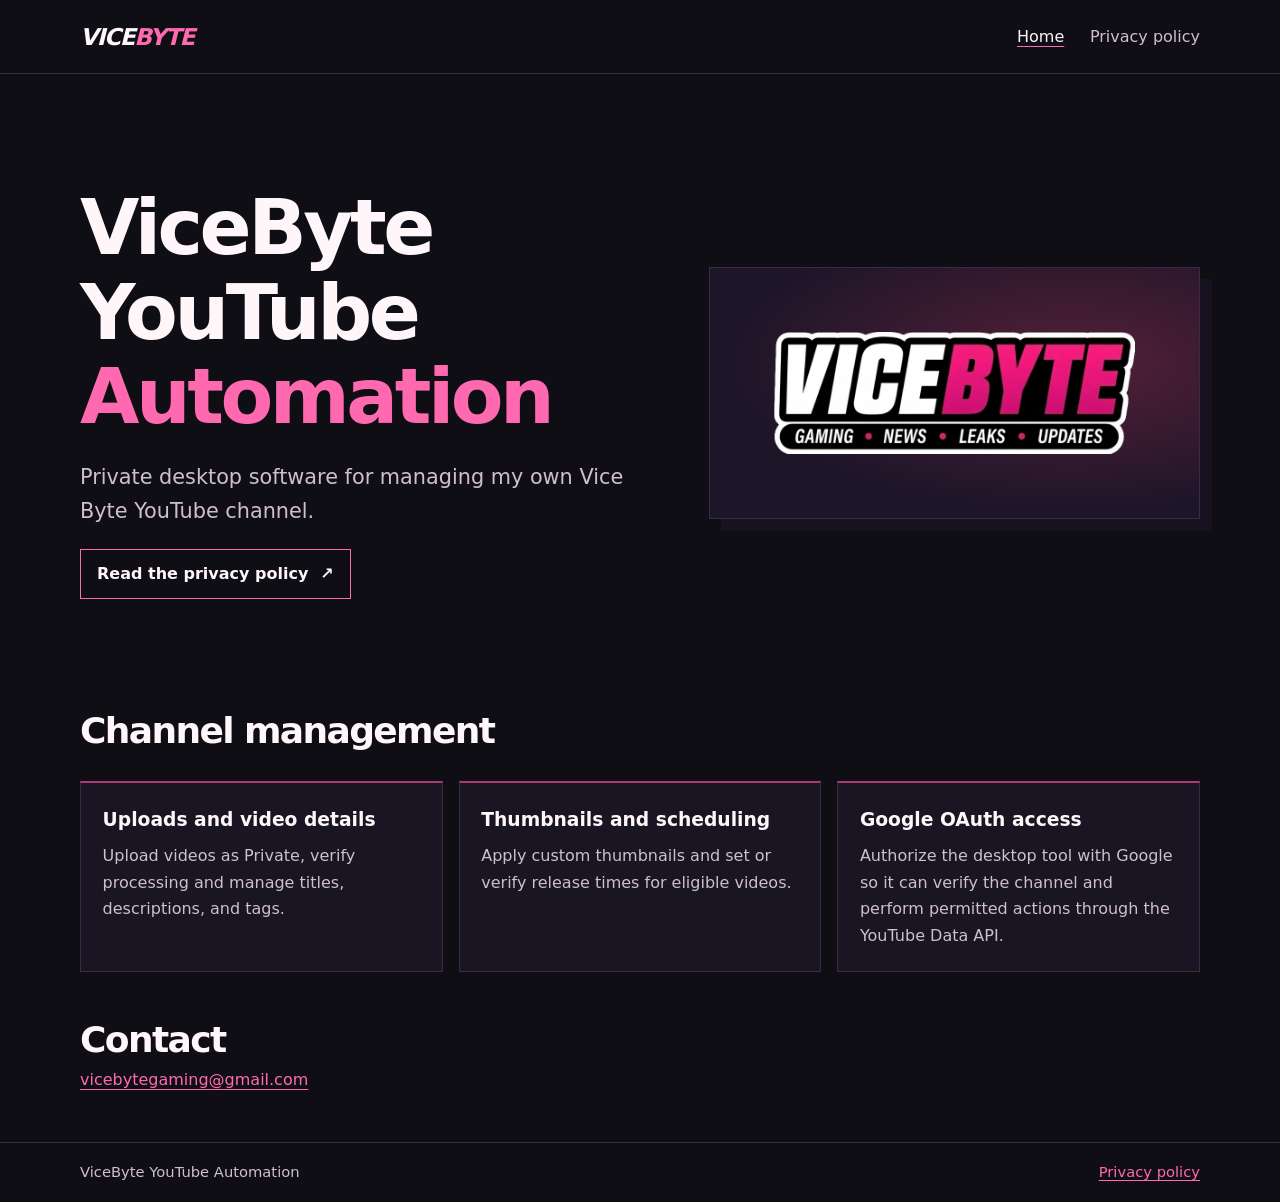
<file: index.html>
<!doctype html>
<html lang="en">
<head>
  <meta charset="utf-8">
  <meta name="viewport" content="width=device-width, initial-scale=1">
  <meta name="description" content="ViceByte YouTube Automation is a private desktop tool for managing the operator’s own YouTube channel.">
  <title>ViceByte YouTube Automation</title>
  <link rel="stylesheet" href="styles.css">
</head>
<body>
  <a class="skip" href="#main">Skip to content</a>
  <header class="site-header">
    <div class="shell header-inner">
      <a class="wordmark" href="index.html">VICE<span>BYTE</span></a>
      <nav aria-label="Main navigation"><a href="index.html" aria-current="page">Home</a><a href="privacy.html">Privacy policy</a></nav>
    </div>
  </header>
  <main id="main" class="shell">
    <section class="hero">
      <div>
        <h1>ViceByte YouTube <em>Automation</em></h1>
        <p>Private desktop software for managing my own Vice Byte YouTube channel.</p>
        <a class="button" href="privacy.html">Read the privacy policy <span aria-hidden="true">↗</span></a>
      </div>
      <div class="hero-art">
        <div class="brand-image"><img src="vicebyte-logo.png" alt="ViceByte"></div>
      </div>
    </section>
    <section class="features" aria-labelledby="functions">
      <h2 id="functions">Channel management</h2>
      <div class="feature-grid">
        <article><h3>Uploads and video details</h3><p>Upload videos as Private, verify processing and manage titles, descriptions, and tags.</p></article>
        <article><h3>Thumbnails and scheduling</h3><p>Apply custom thumbnails and set or verify release times for eligible videos.</p></article>
        <article><h3>Google OAuth access</h3><p>Authorize the desktop tool with Google so it can verify the channel and perform permitted actions through the YouTube Data API.</p></article>
      </div>
    </section>
    <section class="contact" aria-labelledby="contact"><h2 id="contact">Contact</h2><a href="mailto:vicebytegaming@gmail.com">vicebytegaming@gmail.com</a></section>
  </main>
  <footer class="site-footer"><div class="shell footer-inner"><span>ViceByte YouTube Automation</span><a href="privacy.html">Privacy policy</a></div></footer>
</body>
</html>
</file>
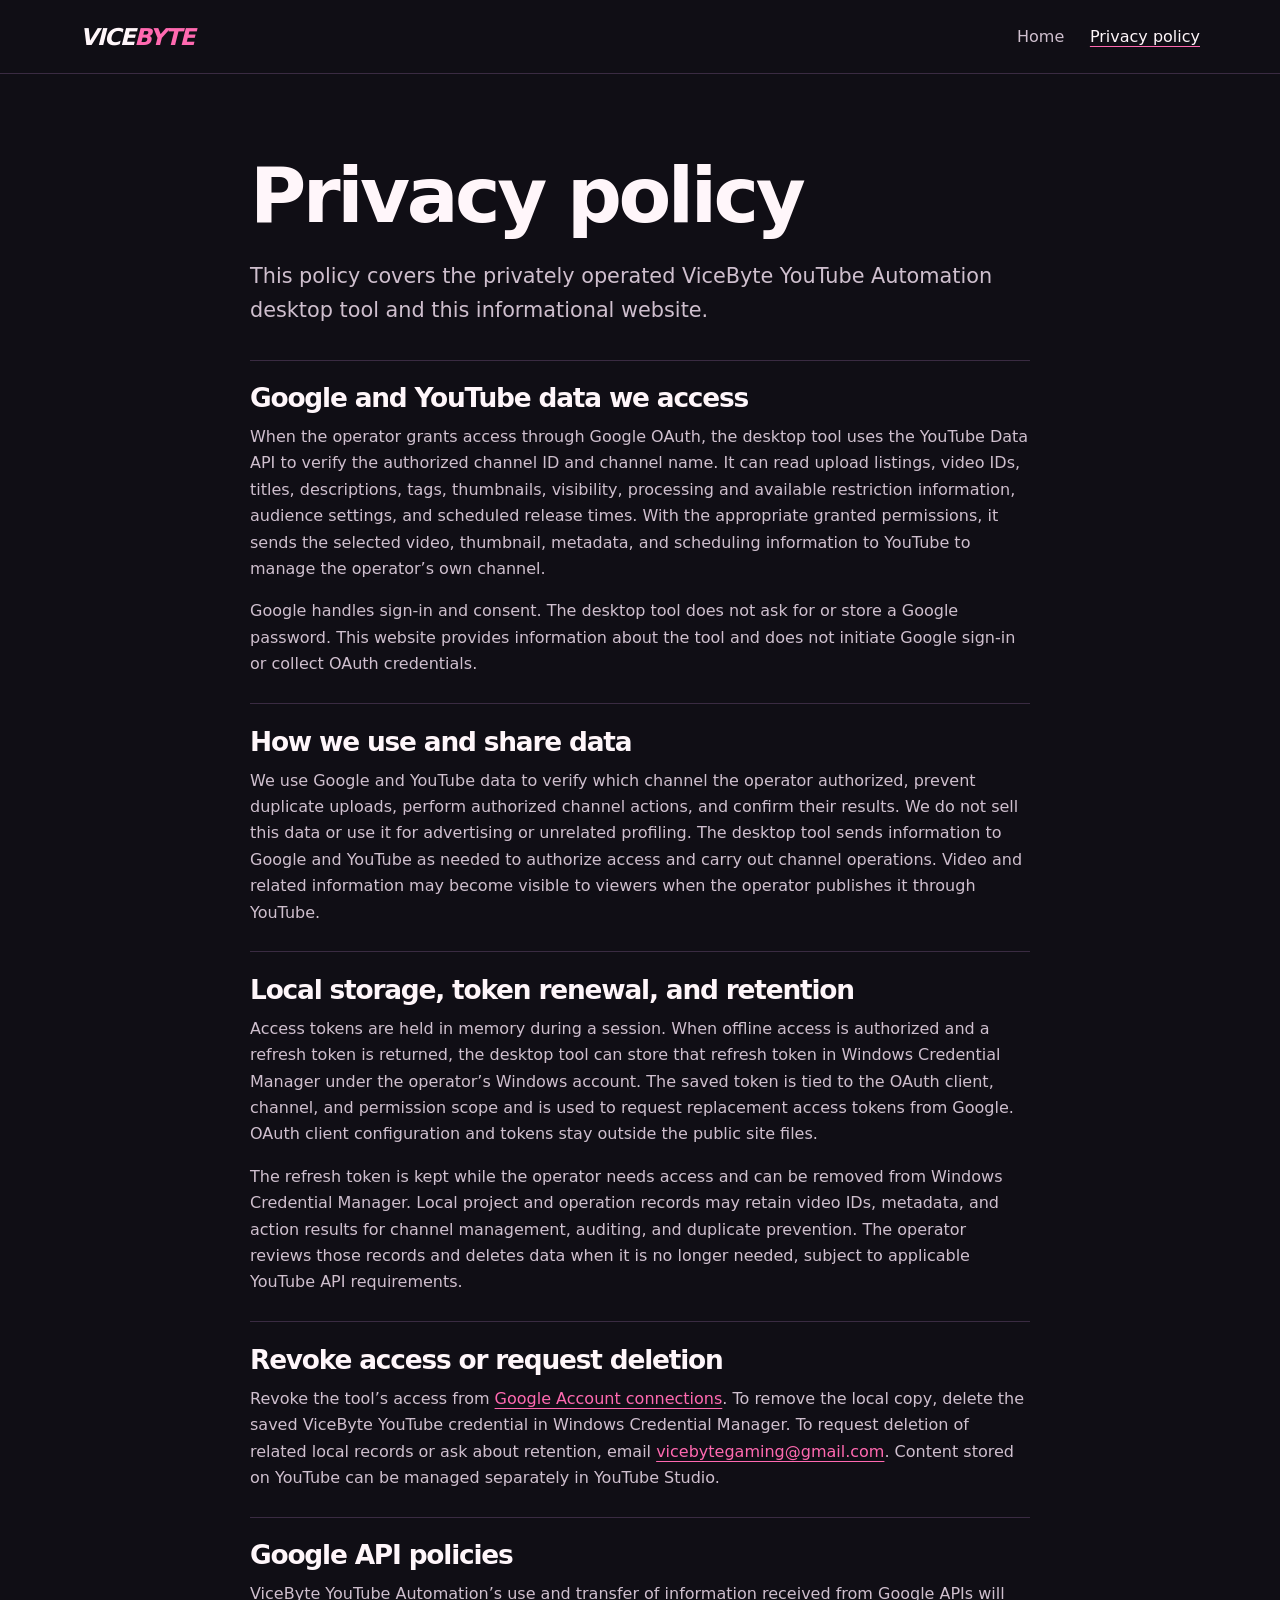
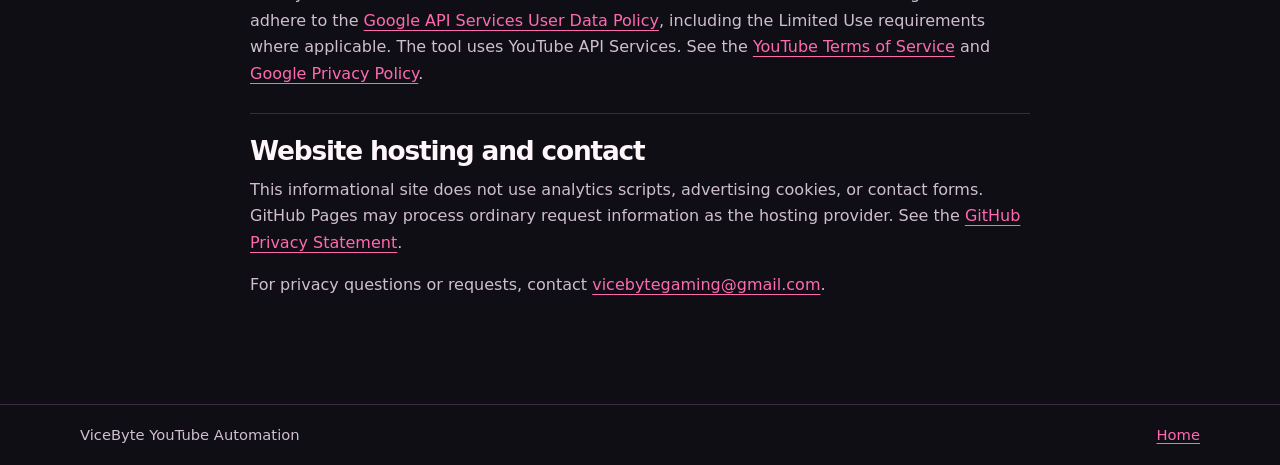
<file: privacy.html>
<!doctype html>
<html lang="en">
<head>
  <meta charset="utf-8">
  <meta name="viewport" content="width=device-width, initial-scale=1">
  <meta name="description" content="How ViceByte YouTube Automation accesses, uses, stores, and deletes Google and YouTube data.">
  <title>Privacy Policy | ViceByte YouTube Automation</title>
  <link rel="stylesheet" href="styles.css">
</head>
<body>
  <a class="skip" href="#main">Skip to content</a>
  <header class="site-header">
    <div class="shell header-inner">
      <a class="wordmark" href="index.html">VICE<span>BYTE</span></a>
      <nav aria-label="Main navigation"><a href="index.html">Home</a><a href="privacy.html" aria-current="page">Privacy policy</a></nav>
    </div>
  </header>
  <main id="main" class="shell policy">
    <h1>Privacy policy</h1>
    <p class="policy-intro">This policy covers the privately operated ViceByte YouTube Automation desktop tool and this informational website.</p>
    <section>
      <h2>Google and YouTube data we access</h2>
      <p>When the operator grants access through Google OAuth, the desktop tool uses the YouTube Data API to verify the authorized channel ID and channel name. It can read upload listings, video IDs, titles, descriptions, tags, thumbnails, visibility, processing and available restriction information, audience settings, and scheduled release times. With the appropriate granted permissions, it sends the selected video, thumbnail, metadata, and scheduling information to YouTube to manage the operator’s own channel.</p>
      <p>Google handles sign-in and consent. The desktop tool does not ask for or store a Google password. This website provides information about the tool and does not initiate Google sign-in or collect OAuth credentials.</p>
    </section>
    <section>
      <h2>How we use and share data</h2>
      <p>We use Google and YouTube data to verify which channel the operator authorized, prevent duplicate uploads, perform authorized channel actions, and confirm their results. We do not sell this data or use it for advertising or unrelated profiling. The desktop tool sends information to Google and YouTube as needed to authorize access and carry out channel operations. Video and related information may become visible to viewers when the operator publishes it through YouTube.</p>
    </section>
    <section>
      <h2>Local storage, token renewal, and retention</h2>
      <p>Access tokens are held in memory during a session. When offline access is authorized and a refresh token is returned, the desktop tool can store that refresh token in Windows Credential Manager under the operator’s Windows account. The saved token is tied to the OAuth client, channel, and permission scope and is used to request replacement access tokens from Google. OAuth client configuration and tokens stay outside the public site files.</p>
      <p>The refresh token is kept while the operator needs access and can be removed from Windows Credential Manager. Local project and operation records may retain video IDs, metadata, and action results for channel management, auditing, and duplicate prevention. The operator reviews those records and deletes data when it is no longer needed, subject to applicable YouTube API requirements.</p>
    </section>
    <section>
      <h2>Revoke access or request deletion</h2>
      <p>Revoke the tool’s access from <a href="https://myaccount.google.com/connections">Google Account connections</a>. To remove the local copy, delete the saved ViceByte YouTube credential in Windows Credential Manager. To request deletion of related local records or ask about retention, email <a href="mailto:vicebytegaming@gmail.com">vicebytegaming@gmail.com</a>. Content stored on YouTube can be managed separately in YouTube Studio.</p>
    </section>
    <section>
      <h2>Google API policies</h2>
      <p>ViceByte YouTube Automation’s use and transfer of information received from Google APIs will adhere to the <a href="https://developers.google.com/terms/api-services-user-data-policy">Google API Services User Data Policy</a>, including the Limited Use requirements where applicable. The tool uses YouTube API Services. See the <a href="https://www.youtube.com/t/terms">YouTube Terms of Service</a> and <a href="https://policies.google.com/privacy">Google Privacy Policy</a>.</p>
    </section>
    <section>
      <h2>Website hosting and contact</h2>
      <p>This informational site does not use analytics scripts, advertising cookies, or contact forms. GitHub Pages may process ordinary request information as the hosting provider. See the <a href="https://docs.github.com/en/site-policy/privacy-policies/github-general-privacy-statement">GitHub Privacy Statement</a>.</p>
      <p>For privacy questions or requests, contact <a href="mailto:vicebytegaming@gmail.com">vicebytegaming@gmail.com</a>.</p>
    </section>
  </main>
  <footer class="site-footer"><div class="shell footer-inner"><span>ViceByte YouTube Automation</span><a href="index.html">Home</a></div></footer>
</body>
</html>
</file>
<file: styles.css>
:root {
  color-scheme: dark;
  --background: #100e15;
  --surface: #1a1522;
  --line: #3a2b42;
  --text: #fff6fa;
  --muted: #cfbfce;
  --accent: #ff69b0;
  --display: "Arial Black", "Segoe UI", system-ui, sans-serif;
  font-family: "Segoe UI", system-ui, sans-serif;
}
* { box-sizing: border-box; }
body { margin: 0; background: var(--background); color: var(--text); line-height: 1.65; }
a { color: var(--accent); text-underline-offset: .22em; }
a:hover { color: #ffb8d9; }
a:focus-visible { outline: 2px solid var(--accent); outline-offset: 5px; }
.skip { position: absolute; top: -5rem; left: 1rem; background: var(--surface); padding: .6rem; z-index: 3; }
.skip:focus { top: 1rem; }
.shell { width: min(1120px, calc(100% - 3rem)); margin-inline: auto; }
.site-header, .site-footer { border-bottom: 1px solid var(--line); }
.header-inner, .footer-inner { display: flex; align-items: center; justify-content: space-between; gap: 1rem; padding-block: 1.1rem; }
.wordmark { font-family: var(--display); font-weight: 900; font-style: italic; letter-spacing: -.055em; color: var(--text); text-decoration: none; font-size: 1.45rem; }
.wordmark span { color: var(--accent); }
nav { display: flex; flex-wrap: wrap; gap: clamp(.75rem, 3vw, 1.6rem); }
nav a { text-decoration: none; color: var(--muted); }
nav a[aria-current] { color: var(--text); text-decoration: underline; text-decoration-color: var(--accent); }
.hero { display: grid; grid-template-columns: 1.15fr 1fr; align-items: center; gap: clamp(1.5rem, 5vw, 4.5rem); padding-block: clamp(3rem, 9vw, 7rem); }
h1, h2, h3, p { margin-top: 0; }
h1, h2 { font-family: var(--display); letter-spacing: -.045em; line-height: 1.1; }
h1 { font-size: clamp(2.3rem, 6vw, 5.2rem); margin-bottom: 1.25rem; overflow-wrap: anywhere; }
h1 em { color: var(--accent); font-style: normal; }
h2 { font-size: clamp(1.45rem, 3vw, 2.25rem); }
.hero p, .policy-intro { color: var(--muted); font-size: clamp(1.05rem, 2vw, 1.3rem); max-width: 42ch; }
.button { display: inline-flex; align-items: center; gap: .75rem; padding: .68rem 1rem; border: 1px solid var(--accent); color: var(--text); text-decoration: none; font-weight: 650; }
.button:hover { background: #40203b; color: var(--text); }
.hero-art { padding: clamp(1.5rem, 6vw, 4rem); border: 1px solid var(--line); background: radial-gradient(ellipse at 74% 38%, #542039, #1d1528 68%); box-shadow: 12px 12px #181220; }
.brand-image { position: relative; overflow: hidden; aspect-ratio: 800 / 272; }
.brand-image img { position: absolute; width: 155%; left: -29.375%; top: -78.31%; }
.feature-grid { display: grid; grid-template-columns: repeat(3, minmax(0,1fr)); gap: 1rem; }
.feature-grid article { background: var(--surface); border: 1px solid var(--line); border-top: 2px solid #a93c77; padding: 1.35rem; }
.feature-grid h3 { margin-bottom: .5rem; }
.feature-grid p { color: var(--muted); margin-bottom: 0; }
.contact { padding-block: 3rem; }
.contact h2 { margin-bottom: .5rem; }
.site-footer { border-top: 1px solid var(--line); border-bottom: 0; font-size: .92rem; color: var(--muted); }
.policy { max-width: 780px; padding-block: clamp(2.8rem, 8vw, 5rem); }
.policy h1 { font-size: clamp(2.4rem, 7vw, 4.8rem); }
.policy-intro { max-width: 62ch; margin-bottom: 2rem; }
.policy section { border-top: 1px solid var(--line); padding-block: 1.4rem .6rem; }
.policy h2 { font-size: clamp(1.25rem, 3vw, 1.65rem); margin-bottom: .75rem; }
.policy p { color: var(--muted); overflow-wrap: anywhere; }
@media (max-width: 720px) {
  .shell { width: calc(100% - 2rem); }
  .hero, .feature-grid { grid-template-columns: minmax(0, 1fr); }
  .hero-art { max-width: 30rem; }
  .footer-inner { flex-wrap: wrap; }
}
@media (max-width: 330px) {
  .header-inner { align-items: flex-start; flex-direction: column; gap: .25rem; }
}
</file>
